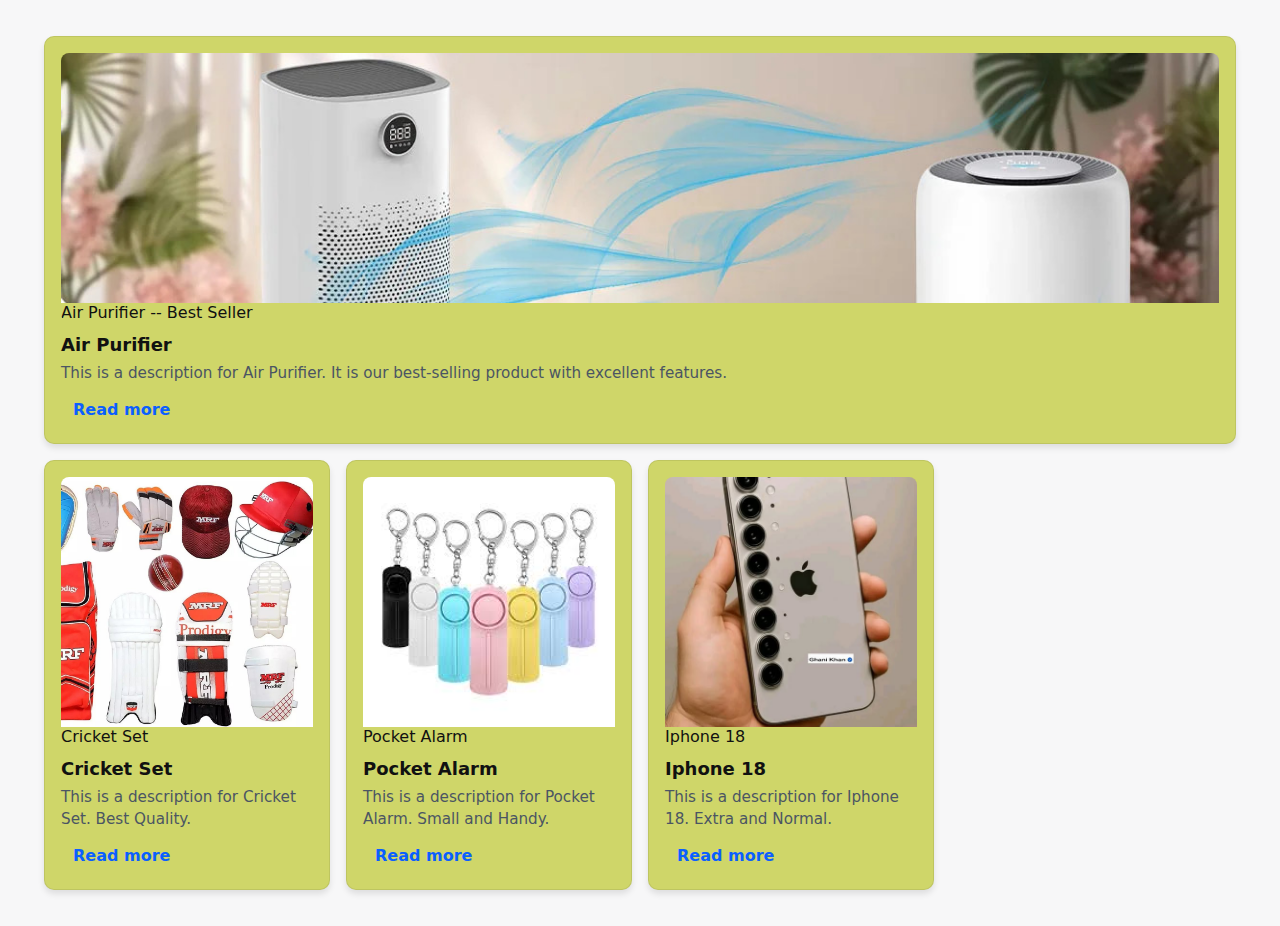
<file: q2-cards-grid/index.html>
<!DOCTYPE html>
<html lang="en">
<head>
    <meta charset="UTF-8">
    <meta name="viewport" content="width=device-width, initial-scale=1.0">
    <title>Cards Grid Example</title>
    <link rel="stylesheet" href="styles.css">
</head>
<body>
    <main>
        <section class="cards-grid" aria-labelledby="products-heading">
            <h1 id="products-heading" class="visually-hidden">Featured & Products</h1>

            <article class="card card--featured" id="featured">
                <figure class="card__figure">
                    <img src="./assets/product1.jpg" alt="Air Purifier view" class="card__image">
                    <figcaption class="card__caption">Air Purifier -- Best Seller</figcaption>
                </figure>
                <div class="card__body">
                    <h2 class="card__title">Air Purifier</h2>
                    <p class="card__description">This is a description for Air Purifier. It is our best-selling product with excellent features.</p>
                    <a href="#" class="card__link">Read more</a>
                </div>
            </article>
            <article class="card" >
                <figure class="card__figure">
                    <img src="./assets/product2.jpg" alt="Cricket Set view" class="card__image">
                    <figcaption class="card__caption">Cricket Set</figcaption>
                </figure>
                <div class="card__body">
                    <h2 class="card__title">Cricket Set</h2>
                    <p class="card__description">This is a description for Cricket Set. Best Quality.</p>
                    <a href="#" class="card__link">Read more</a>
                </div>
            </article>
            <article class="card">
                <figure class="card__figure">
                    <img src="./assets/product3.jpg" alt="Pocket Alarm" class="card__image">
                    <figcaption class="card__caption">Pocket Alarm</figcaption>
                </figure>
                <div class="card__body">
                    <h2 class="card__title">Pocket Alarm</h2>
                    <p class="card__description">This is a description for Pocket Alarm. Small and Handy.</p>
                    <a href="#" class="card__link">Read more</a>
                </div>
            </article>
            <article class="card">
                <figure class="card__figure">
                    <img src="./assets/product4.jpg" alt="Iphone 18 view" class="card__image">
                    <figcaption class="card__caption">Iphone 18</figcaption>
                </figure>
                <div class="card__body">
                    <h2 class="card__title">Iphone 18</h2>
                    <p class="card__description">This is a description for Iphone 18. Extra and Normal.</p>
                    <a href="#" class="card__link">Read more</a>
                </div>
            </article>

        </section>
    </main>
</body> 
</html>
</file>
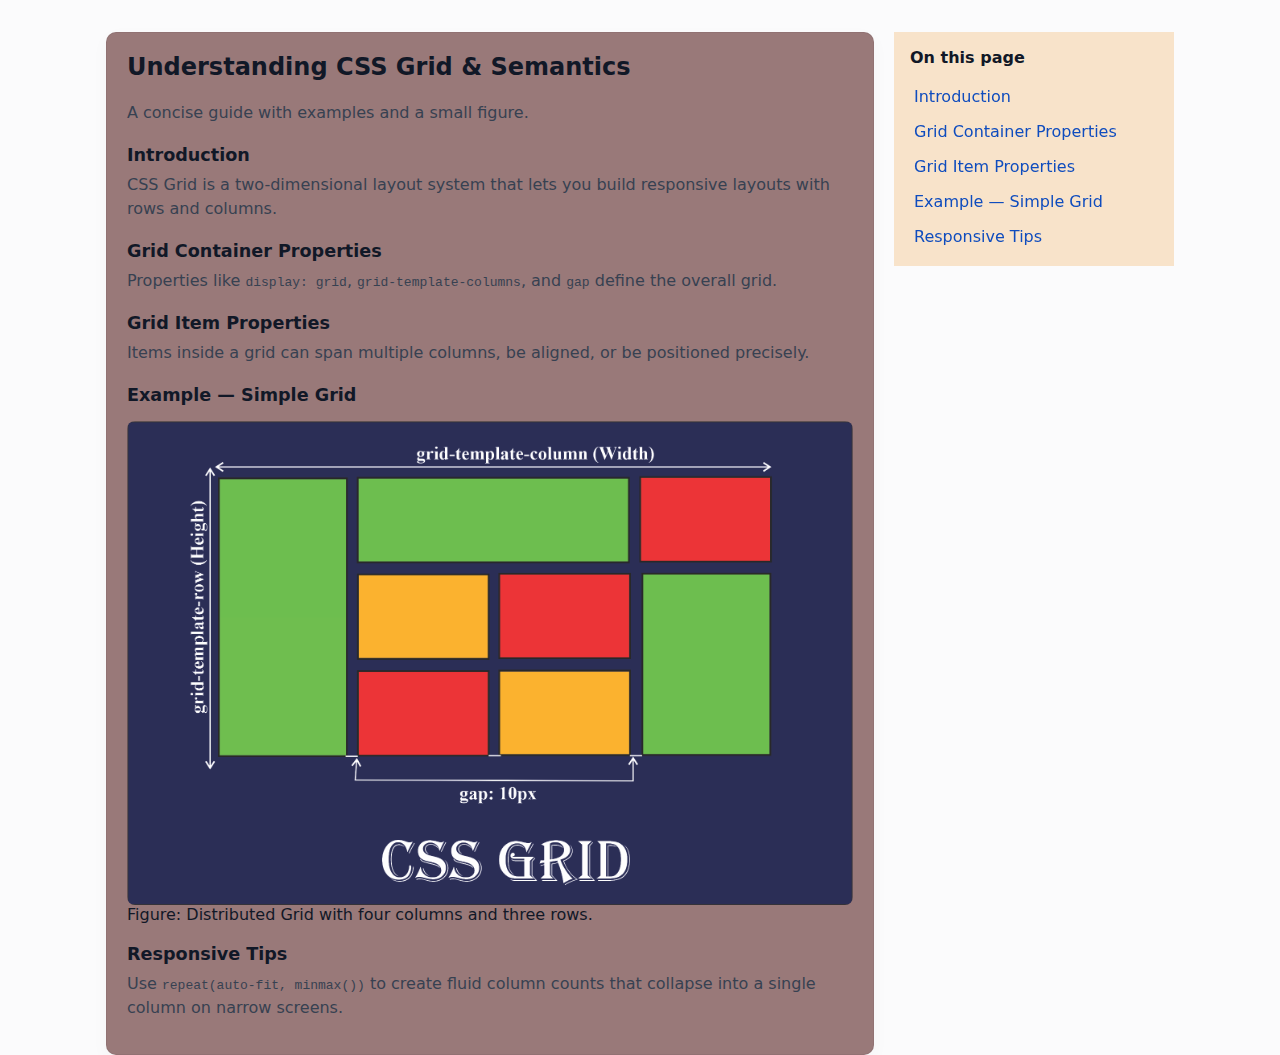
<file: q3-article-toc/index.html>
<!doctype html>
<html lang="en">
<head>
  <meta charset="utf-8" />
  <meta name="viewport" content="width=device-width,initial-scale=1" />
  <title>Article with Sticky TOC</title>
  <link rel="stylesheet" href="styles.css">
</head>
<body>
  <main id="main-content">
    <section class="layout" aria-labelledby="page-title">
      <h1 id="page-title" class="visually-hidden">Article: CSS Grid & Semantic HTML</h1>

      <article class="content" aria-labelledby="article-heading">
        <header>
          <h2 id="article-heading">Understanding CSS Grid & Semantics</h2>
          <p class="lede">A concise guide with examples and a small figure.</p>
        </header>

        <h3 id="intro">Introduction</h3>
        <p>CSS Grid is a two-dimensional layout system that lets you build responsive layouts with rows and columns.</p>

        <h3 id="grid-container">Grid Container Properties</h3>
        <p>Properties like <code>display: grid</code>, <code>grid-template-columns</code>, and <code>gap</code> define the overall grid.</p>

        <h3 id="grid-items">Grid Item Properties</h3>
        <p>Items inside a grid can span multiple columns, be aligned, or be positioned precisely.</p>

        <h3 id="example">Example — Simple Grid</h3>
        <figure>
          <img src="./assets/hero.png" alt="Diagram showing CSS Grid columns and rows" />
          <figcaption>Figure: Distributed Grid with four columns and three rows.</figcaption>
        </figure>

        <h3 id="responsive">Responsive Tips</h3>
        <p>Use <code>repeat(auto-fit, minmax())</code> to create fluid column counts that collapse into a single column on narrow screens.</p>
      </article>

      <nav class="toc" aria-labelledby="toc-heading">
        <h3 id="toc-heading">On this page</h3>
        <ul>
          <li><a href="#intro">Introduction</a></li>
          <li><a href="#grid-container">Grid Container Properties</a></li>
          <li><a href="#grid-items">Grid Item Properties</a></li>
          <li><a href="#example">Example — Simple Grid</a></li>
          <li><a href="#responsive">Responsive Tips</a></li>
        </ul>
      </nav>
    </section>
  </main>
</body>
</html>
</file>
<file: q2-cards-grid/styles.css>
:root{
  --gap: 1rem;
  --card-padding: 1rem;
  --radius: 10px;
  --border: 1px solid rgba(0,0,0,0.08);
  --shadow-hover: 0 10px 20px rgba(0,0,0,0.06);
  --max-width: 1200px;
}
*,
*::before,
*::after { box-sizing: border-box; }

html,body{
  height:100%;
  margin:0;
  font-family: system-ui, -apple-system, "Segoe UI", Roboto, "Helvetica Neue", Arial;
  color: #111;
  background: #f7f7f8;
  -webkit-font-smoothing:antialiased;
  -moz-osx-font-smoothing:grayscale;
}

main{
  display: flex;
  justify-content: center;
  padding : 2rem 1rem;
}

.cards-grid{
  width:100%;
  max-width: var(--max-width);
  display: grid;
  gap: var(--gap); /* auto-fit */
  grid-template-columns: repeat(auto-fit, minmax(250px, 1fr));
  align-items: start;
  padding: 0.25rem;
}

.card{
  background:#cfd669;
  border: var(--border);
  border-radius: var(--radius);
  padding: var(--card-padding);
  box-shadow: 0 4px 6px rgba(0,0,0,0.1);
  display: flex;
  flex-direction: column;
  gap: 0.75rem;
  transition: transform 0.08s ease, box-shadow 0.08s ease;
  outline: none;
}
.card:hover,
.card:focus-within{
  transform: translateY(-4px);
  box-shadow: var(--shadow-hover);
}

.card--featured,
#featured {
  grid-column: 1 / -1; /* spans the entire grid row */
}
.card__figure{
  margin: 0; /* remove default margins */
  overflow: hidden;
  border-radius: calc(var(--radius) - 2px);
}
.card__image{
  width: 100%;
  height: 250px;
  object-fit: cover;
  display: block;
}
.card__body{
  display:flex;
  flex-direction:column;
  gap:0.5rem;
}
.card__title{
  font-size: 1.125rem;
  margin: 0;
}
.card__description{
  margin: 0;
  color: #4b5563; /* muted text */
  line-height: 1.4;
  font-size: 0.95rem;
}
.card__link{
  margin-top: auto; /* pushes link to bottom if card grows */
  display: inline-block;
  padding: 0.5rem 0.75rem;
  border-radius: 8px;
  text-decoration: none;
  font-weight: 600;
  color: #0b5fff;
  background: transparent;
  border: none;
}
.card__link:focus,
.card__link:hover{
  text-decoration: underline;
}
/* Utility: visually-hidden for screen-reader-only headings */
.visually-hidden {
  position: absolute !important;
  height: 1px; width: 1px;
  overflow: hidden;
  clip: rect(1px, 1px, 1px, 1px);
  white-space: nowrap;
}

/* small tweaks on very narrow screens */
@media (max-width: 360px) {
  .card__image { height: 160px; }
}
</file>
<file: q3-article-toc/styles.css>
:root{
  --gap: 1.25rem;
  --max-width: 1100px;
  --toc-width: 280px;
  --page-padding: 1rem;
  --focus: 3px solid rgba(11,95,255,0.15);
}

*,
*::before,
*::after { box-sizing: border-box; }

html,body {
  height:100%;
  margin:0;
  font-family: system-ui, -apple-system, "Segoe UI", Roboto, "Helvetica Neue", Arial;
  background:#fbfbfc;
  color:#111827;
  scroll-behavior: smooth; /* smooth in-page scroll for TOC links */
}
.visually-hidden {
  position: absolute !important;
  height:1px; width:1px;
  overflow:hidden; clip:rect(1px,1px,1px,1px);
  white-space:nowrap;
}

.layout{
  width: 100%;
  max-width: var(--max-width);
  margin: 2rem auto;
  padding: 0 var(--page-padding);
  display: grid;
  gap: var(--gap);
  grid-template-columns: 1fr minmax(200px, var(--toc-width));
  align-items: start;
}

.content{
  background: rgb(153, 121, 121);
  padding: 1.25rem;
  border-radius: 10px;
  border: 1px solid rgba(15,23,42,0.06);
  box-shadow: 0 6px 18px rgba(15,23,42,0.03);
}

.content h2 { margin-top: 0; font-size: 1.5rem; }
.content h3 { margin: 1.25rem 0 0.5rem; font-size: 1.1rem; }
.content p { margin: 0 0 0.9rem; line-height: 1.5; color: #374151; }
.content figure { margin: 1rem 0; }
.content img { width:100%; height:auto; border-radius: 8px; display:block; }

.toc {
  position: relative;
  padding: 1rem;
}
.toc h3 { margin: 0 0 0.5rem; font-size: 1rem; }
.toc ul {
  list-style: none;
  padding: 0;
  margin: 0;
  display: grid;
  gap: 0.5rem;
}

/* make the TOC sticky */
.toc {
  align-self: start;
  background-color: rgb(248, 227, 202);
}
.toc > h3 + ul {
  position: sticky;
  top: 1rem; 
  padding-top: 0.5rem;
}

.toc a {
  color: #0f4cbe;
  text-decoration: none;
  padding: 0.25rem;
  border-radius: 6px;
  display: inline-block;
}
.toc a:hover,
.toc a:focus {
  text-decoration: underline;
  outline: none;
}
.toc a:focus-visible {
  box-shadow: var(--focus);
  background: rgba(11,95,255,0.06);
}

/* Ensure no horizontal overflow */
img, pre, code { max-width: 100%; }
/* Responsive: single column on small screens */
@media (max-width: 820px) {
  .layout {
    grid-template-columns: 1fr;
  }
  /* place TOC above content on narrow screens (you can flip order easily) */
  .toc { order: -1; margin-bottom: calc(var(--gap) / 2); }
  .toc > h3 + ul { position: static; top: auto; } /* disable sticky on small screens for better UX */
}

/* Small tweak for very small screens */
@media (max-width: 420px) {
  .content { padding: 0.9rem; }
  .toc { padding: 0.6rem; }
}
</file>
